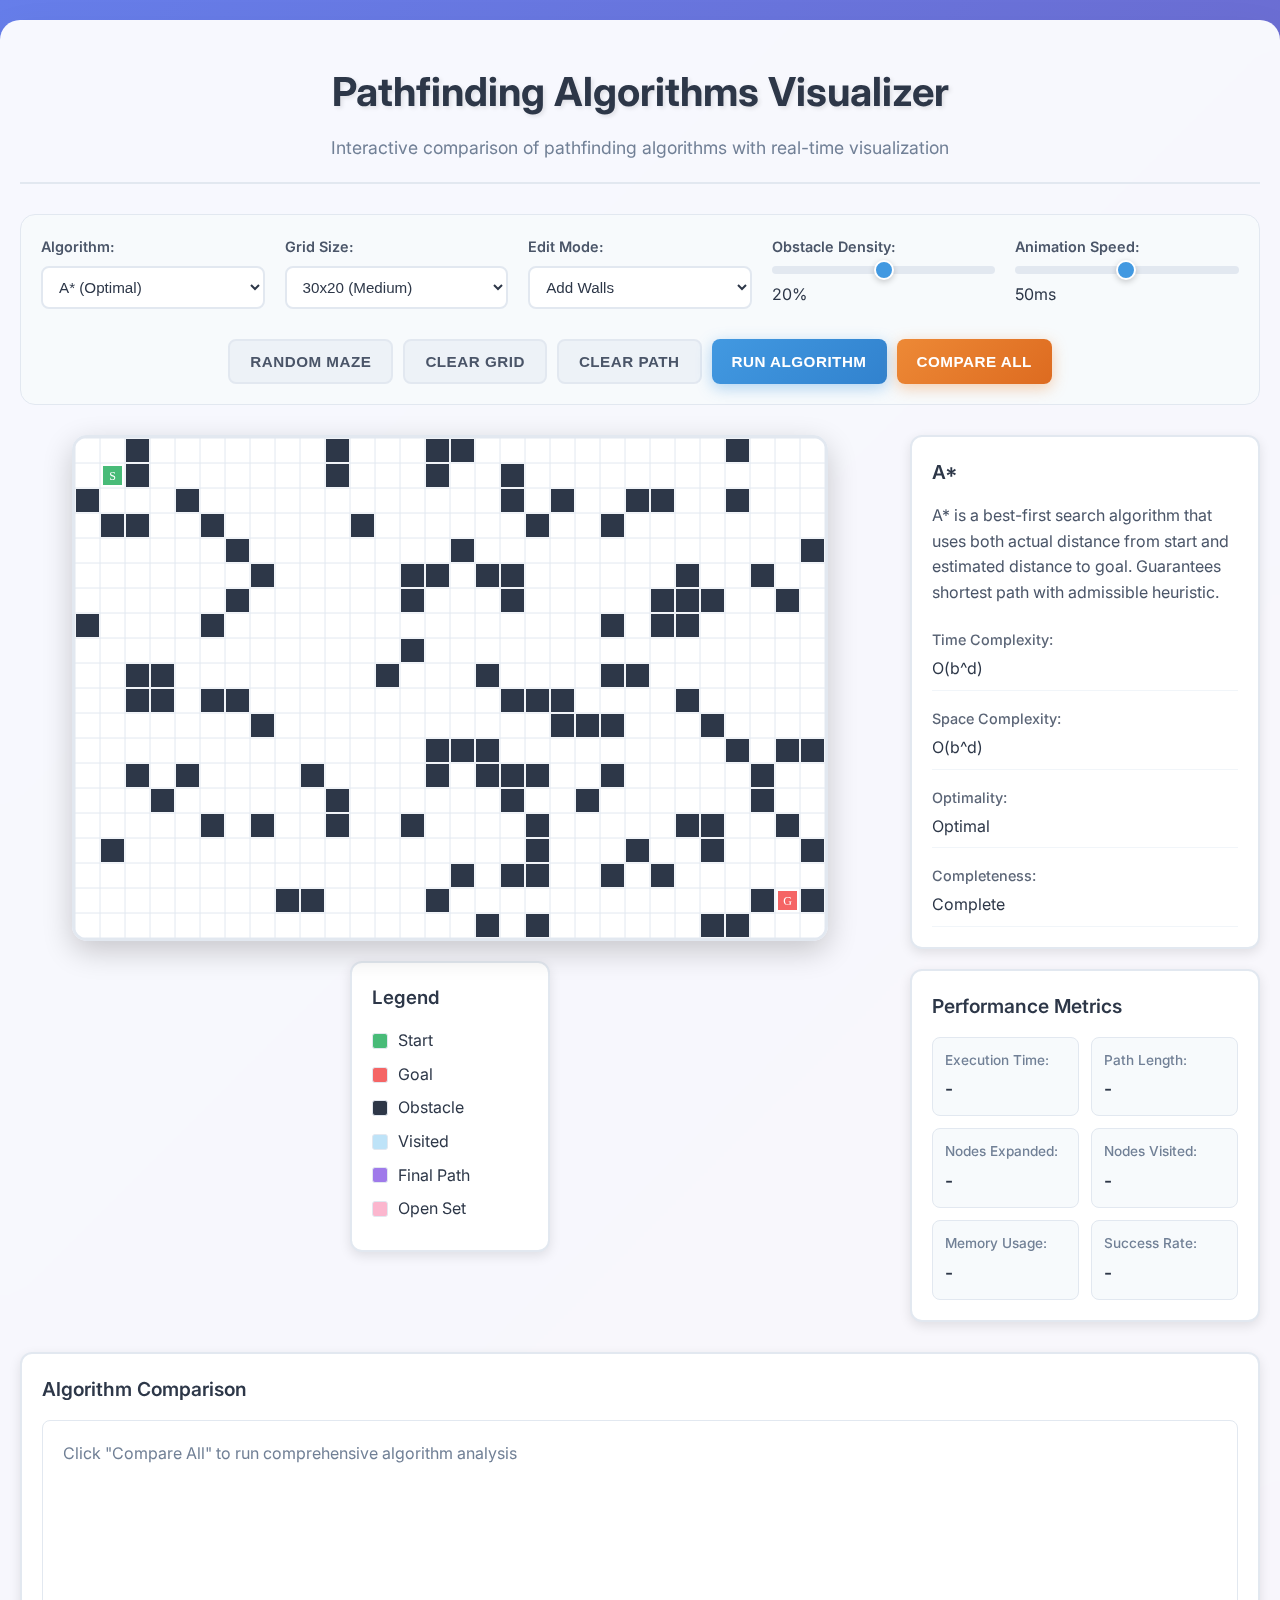
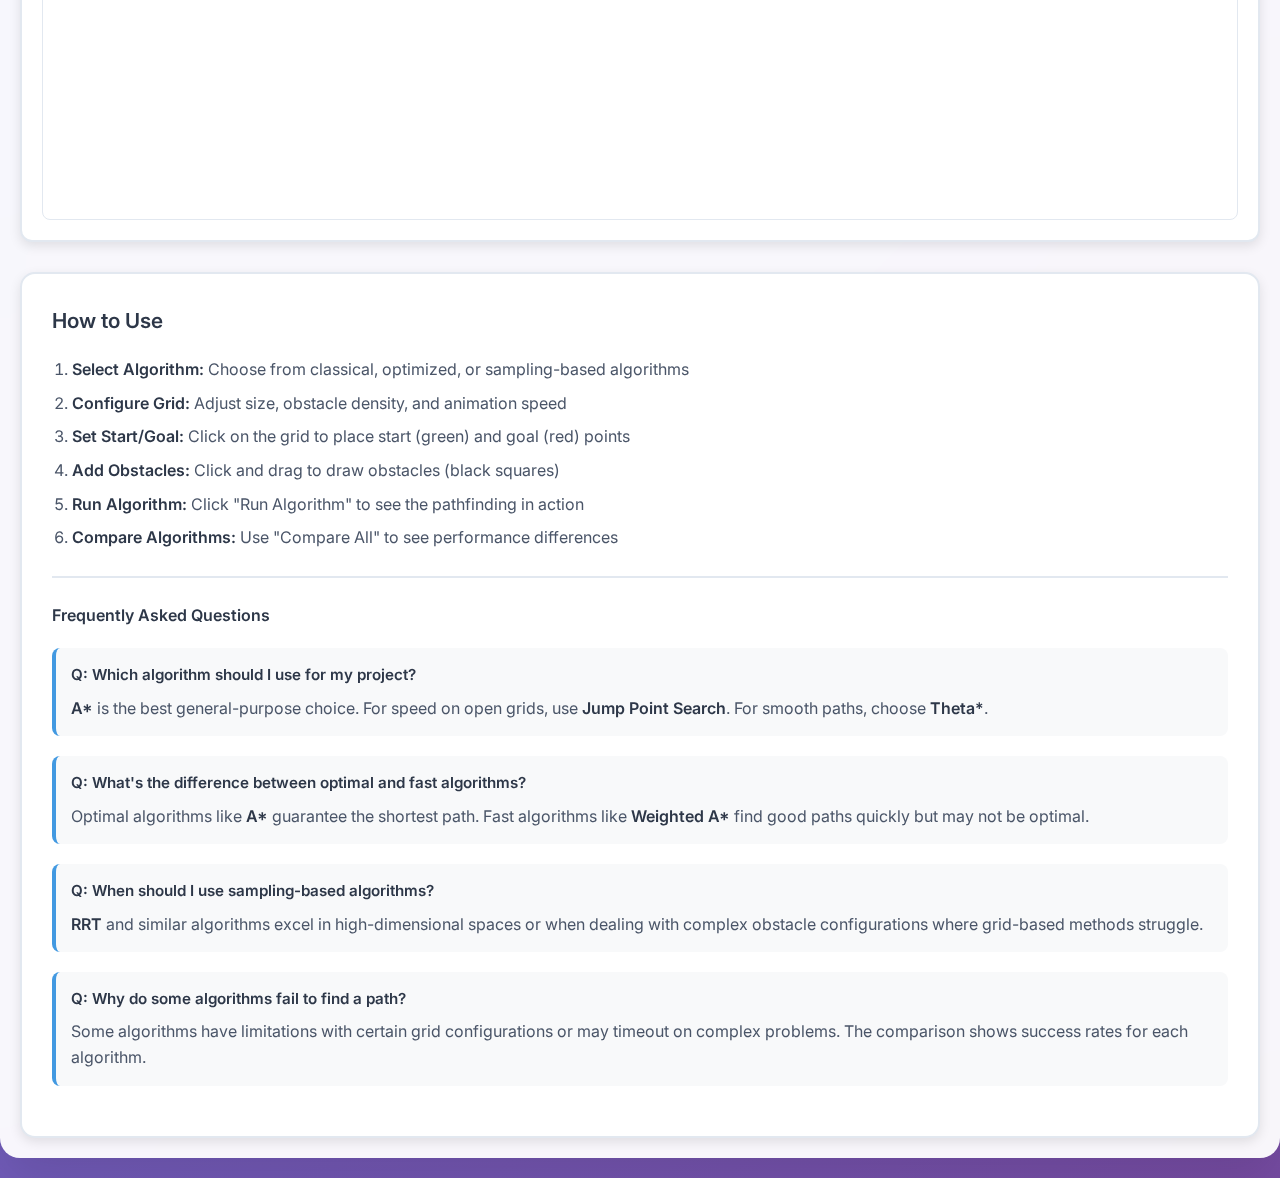
<file: index.html>
<!DOCTYPE html>
<html lang="en">
<head>
    <meta charset="UTF-8">
    <meta name="viewport" content="width=device-width, initial-scale=1.0">
    <title>Pathfinding Algorithms Visualizer</title>
    <link rel="icon" type="image/x-icon" href="web/static/favicon.ico">
    <link rel="shortcut icon" href="web/static/favicon.ico">
    <link rel="stylesheet" href="web/static/style.css">
    <link href="https://fonts.googleapis.com/css2?family=Inter:wght@300;400;500;600;700&display=swap" rel="stylesheet">
</head>
<body>
    <div class="container">
        <!-- Header -->
        <header class="header">
            <h1>Pathfinding Algorithms Visualizer</h1>
            <p>Interactive comparison of pathfinding algorithms with real-time visualization</p>
        </header>

        <!-- Control Panel -->
        <div class="control-panel">
            <div class="control-group">
                <label for="algorithm-select">Algorithm:</label>
                <select id="algorithm-select" class="select">
                    <!-- Basic Algorithms -->
                    <optgroup label="Basic Algorithms">
                        <option value="astar">A* (Optimal)</option>
                        <option value="weighted_astar">Weighted A* (Fast)</option>
                        <option value="dijkstra">Dijkstra (Uniform Cost)</option>
                        <option value="bfs">Breadth-First Search</option>
                        <option value="dfs">Depth-First Search</option>
                    </optgroup>
                    
                    <!-- Advanced Algorithms -->
                    <optgroup label="Advanced Algorithms">
                        <option value="theta_star">Theta* (Any-Angle)</option>
                        <option value="jps">Jump Point Search (Optimized)</option>
                        <option value="ida_star">IDA* (Memory Efficient)</option>
                        <option value="rrt">RRT (Sampling-Based)</option>
                        <option value="lpa_star">LPA* (Lifelong Planning)</option>
                    </optgroup>
                    
                    <!-- D* Algorithm Family -->
                    <optgroup label="D* Algorithm Family">
                        <option value="d_star_lite">D*-Lite (Dynamic)</option>
                        <option value="field_d_star">Field D* (Interpolated)</option>
                        <option value="mtd_star_lite">MTD*-Lite (Multi-Target)</option>
                        <option value="anytime_d_star">Anytime D* (Bounded Suboptimal)</option>
                    </optgroup>
                    
                    <!-- Other Advanced -->
                    <optgroup label="Other Advanced">
                        <option value="incremental_phi_star">Incremental Phi*</option>
                        <option value="gaa_star">GAA* (Generalized Adaptive)</option>
                        <option value="anytime_a_star">Anytime A*</option>
                    </optgroup>
                </select>
            </div>

            <div class="control-group">
                <label for="grid-size">Grid Size:</label>
                <select id="grid-size" class="select">
                    <option value="15x10">15x10 (Small)</option>
                    <option value="20x15">20x15 (Small-Medium)</option>
                    <option value="30x20" selected>30x20 (Medium)</option>
                    <option value="40x25">40x25 (Large)</option>
                    <option value="50x30">50x30 (Extra Large)</option>
                    <option value="25">25x25 (Square)</option>
                    <option value="35">35x35 (Square Large)</option>
                </select>
            </div>

            <div class="control-group">
                <label for="edit-mode">Edit Mode:</label>
                <select id="edit-mode" class="select">
                    <option value="wall" selected>Add Walls</option>
                    <option value="erase">Erase Walls</option>
                    <option value="start">Place Start</option>
                    <option value="goal">Place Goal</option>
                </select>
            </div>

            <div class="control-group">
                <label for="obstacle-density">Obstacle Density:</label>
                <input type="range" id="obstacle-density" min="0" max="40" value="20" class="slider">
                <span id="density-value">20%</span>
            </div>

            <div class="control-group">
                <label for="animation-speed">Animation Speed:</label>
                <input type="range" id="animation-speed" min="1" max="100" value="50" class="slider">
                <span id="speed-value">50ms</span>
            </div>

            <div class="button-group">
                <button id="generate-maze" class="btn btn-secondary">Random Maze</button>
                <button id="clear-grid" class="btn btn-secondary">Clear Grid</button>
                <button id="clear-path" class="btn btn-secondary">Clear Path</button>
                <button id="run-algorithm" class="btn btn-primary">Run Algorithm</button>
                <button id="compare-algorithms" class="btn btn-accent">Compare All</button>
            </div>

        </div>

        <!-- Main Content -->
        <div class="main-content">
            <!-- Visualization Area -->
            <div class="visualization-area">
                <div class="grid-container">
                    <canvas id="pathfinding-canvas" width="600" height="600"></canvas>
                    <div id="grid-overlay" class="grid-overlay"></div>
                </div>
                
                <!-- Legend -->
                <div class="legend">
                    <h3>Legend</h3>
                    <div class="legend-item">
                        <div class="legend-color start"></div>
                        <span>Start</span>
                    </div>
                    <div class="legend-item">
                        <div class="legend-color goal"></div>
                        <span>Goal</span>
                    </div>
                    <div class="legend-item">
                        <div class="legend-color obstacle"></div>
                        <span>Obstacle</span>
                    </div>
                    <div class="legend-item">
                        <div class="legend-color visited"></div>
                        <span>Visited</span>
                    </div>
                    <div class="legend-item">
                        <div class="legend-color path"></div>
                        <span>Final Path</span>
                    </div>
                    <div class="legend-item">
                        <div class="legend-color open"></div>
                        <span>Open Set</span>
                    </div>
                </div>
            </div>

            <!-- Algorithm Information -->
            <div class="info-panel">
                <div class="algorithm-info">
                    <h3 id="algorithm-title">A* Algorithm</h3>
                    <div id="algorithm-description" class="algorithm-description">
                        Best-first search using heuristics for optimal pathfinding. 
                        Guarantees shortest path with admissible heuristic.
                    </div>
                    
                    <div class="algorithm-stats">
                        <div class="stat-item">
                            <span class="stat-label">Time Complexity:</span>
                            <span id="time-complexity">O(b^d)</span>
                        </div>
                        <div class="stat-item">
                            <span class="stat-label">Space Complexity:</span>
                            <span id="space-complexity">O(b^d)</span>
                        </div>
                        <div class="stat-item">
                            <span class="stat-label">Optimality:</span>
                            <span id="optimality">Optimal</span>
                        </div>
                        <div class="stat-item">
                            <span class="stat-label">Completeness:</span>
                            <span id="completeness">Complete</span>
                        </div>
                    </div>
                </div>

                <!-- Performance Metrics -->
                <div class="performance-metrics">
                    <h3>Performance Metrics</h3>
                    <div class="metrics-grid">
                        <div class="metric">
                            <span class="metric-label">Execution Time:</span>
                            <span id="execution-time">-</span>
                        </div>
                        <div class="metric">
                            <span class="metric-label">Path Length:</span>
                            <span id="path-length">-</span>
                        </div>
                        <div class="metric">
                            <span class="metric-label">Nodes Expanded:</span>
                            <span id="nodes-expanded">-</span>
                        </div>
                        <div class="metric">
                            <span class="metric-label">Nodes Visited:</span>
                            <span id="nodes-visited">-</span>
                        </div>
                        <div class="metric">
                            <span class="metric-label">Memory Usage:</span>
                            <span id="memory-usage">-</span>
                        </div>
                        <div class="metric">
                            <span class="metric-label">Success Rate:</span>
                            <span id="success-rate">-</span>
                        </div>
                    </div>
                </div>

            </div>
        </div>

        <!-- Full-Width Comparison Section -->
        <div class="comparison-section">
            <div class="comparison-chart">
                <h3>Algorithm Comparison</h3>
                <div id="comparison-chart" class="comparison-results-container">
                    <p>Click "Compare All" to run comprehensive algorithm analysis</p>
                </div>
            </div>
        </div>

        <!-- Comparison Modal -->
        <div id="comparison-modal" class="modal">
            <div class="modal-content">
                <div class="modal-header">
                    <h2>Algorithm Comparison Results</h2>
                    <button id="close-modal" class="close-btn">&times;</button>
                </div>
                <div class="modal-body">
                    <div class="comparison-results">
                        <table id="comparison-table" class="comparison-table">
                            <thead>
                                <tr>
                                    <th>Algorithm</th>
                                    <th>Time (ms)</th>
                                    <th>Path Length</th>
                                    <th>Nodes Expanded</th>
                                    <th>Success</th>
                                    <th>Rating</th>
                                </tr>
                            </thead>
                            <tbody id="comparison-table-body">
                            </tbody>
                        </table>
                    </div>
                </div>
            </div>
        </div>

        <!-- Instructions -->
        <div class="instructions">
            <h3>How to Use</h3>
            <ol>
                <li><strong>Select Algorithm:</strong> Choose from classical, optimized, or sampling-based algorithms</li>
                <li><strong>Configure Grid:</strong> Adjust size, obstacle density, and animation speed</li>
                <li><strong>Set Start/Goal:</strong> Click on the grid to place start (green) and goal (red) points</li>
                <li><strong>Add Obstacles:</strong> Click and drag to draw obstacles (black squares)</li>
                <li><strong>Run Algorithm:</strong> Click "Run Algorithm" to see the pathfinding in action</li>
                <li><strong>Compare Algorithms:</strong> Use "Compare All" to see performance differences</li>
            </ol>
            
            <div class="faqs">
                <h4>Frequently Asked Questions</h4>
                <div class="faq-item">
                    <h5>Q: Which algorithm should I use for my project?</h5>
                    <p><strong>A*</strong> is the best general-purpose choice. For speed on open grids, use <strong>Jump Point Search</strong>. For smooth paths, choose <strong>Theta*</strong>.</p>
                </div>
                <div class="faq-item">
                    <h5>Q: What's the difference between optimal and fast algorithms?</h5>
                    <p>Optimal algorithms like <strong>A*</strong> guarantee the shortest path. Fast algorithms like <strong>Weighted A*</strong> find good paths quickly but may not be optimal.</p>
                </div>
                <div class="faq-item">
                    <h5>Q: When should I use sampling-based algorithms?</h5>
                    <p><strong>RRT</strong> and similar algorithms excel in high-dimensional spaces or when dealing with complex obstacle configurations where grid-based methods struggle.</p>
                </div>
                <div class="faq-item">
                    <h5>Q: Why do some algorithms fail to find a path?</h5>
                    <p>Some algorithms have limitations with certain grid configurations or may timeout on complex problems. The comparison shows success rates for each algorithm.</p>
                </div>
            </div>
        </div>
    </div>

    <!-- Scripts -->
    <script src="web/static/script.js"></script>
</body>
</html>
</file>
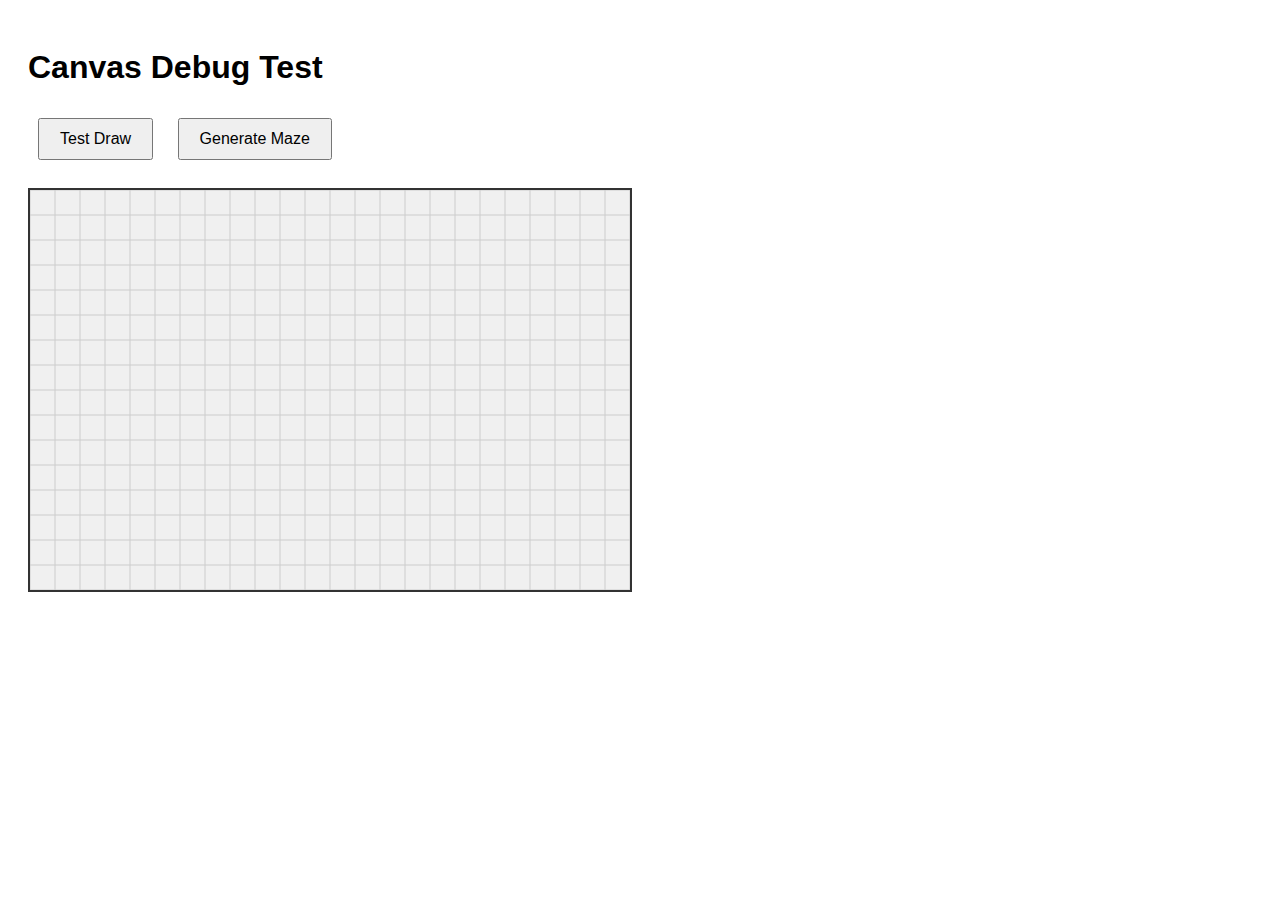
<file: web/debug_canvas.html>
<!DOCTYPE html>
<html lang="en">
<head>
    <meta charset="UTF-8">
    <meta name="viewport" content="width=device-width, initial-scale=1.0">
    <title>Debug Canvas Test</title>
    <style>
        body {
            padding: 20px;
            font-family: Arial, sans-serif;
        }
        canvas {
            border: 2px solid #333;
            background-color: #f0f0f0;
        }
        button {
            margin: 10px;
            padding: 10px 20px;
            font-size: 16px;
        }
    </style>
</head>
<body>
    <h1>Canvas Debug Test</h1>
    <button id="test-draw">Test Draw</button>
    <button id="generate-maze">Generate Maze</button>
    <br><br>
    <canvas id="pathfinding-canvas" width="600" height="400"></canvas>
    
    <script>
        class SimpleVisualizer {
            constructor() {
                console.log('Initializing SimpleVisualizer');
                this.canvas = document.getElementById('pathfinding-canvas');
                if (!this.canvas) {
                    console.error('Canvas not found!');
                    return;
                }
                
                this.ctx = this.canvas.getContext('2d');
                if (!this.ctx) {
                    console.error('Canvas context not available!');
                    return;
                }
                
                this.gridWidth = 24;
                this.gridHeight = 16;
                this.cellSize = 25;
                
                // Initialize grid
                this.initializeGrid();
                this.setupEventListeners();
                this.render();
                
                console.log('SimpleVisualizer initialized successfully');
            }
            
            initializeGrid() {
                this.grid = [];
                for (let y = 0; y < this.gridHeight; y++) {
                    this.grid[y] = [];
                    for (let x = 0; x < this.gridWidth; x++) {
                        this.grid[y][x] = {
                            x: x,
                            y: y,
                            isObstacle: false
                        };
                    }
                }
            }
            
            setupEventListeners() {
                document.getElementById('test-draw').addEventListener('click', () => {
                    console.log('Test draw clicked');
                    this.testDraw();
                });
                
                document.getElementById('generate-maze').addEventListener('click', () => {
                    console.log('Generate maze clicked');
                    this.generateMaze();
                });
            }
            
            testDraw() {
                this.ctx.fillStyle = '#ff0000';
                this.ctx.fillRect(10, 10, 100, 100);
                console.log('Drew red rectangle');
            }
            
            generateMaze() {
                console.log('Generating maze...');
                
                // Clear grid
                for (let y = 0; y < this.gridHeight; y++) {
                    for (let x = 0; x < this.gridWidth; x++) {
                        this.grid[y][x].isObstacle = false;
                    }
                }
                
                // Add random obstacles
                for (let y = 0; y < this.gridHeight; y++) {
                    for (let x = 0; x < this.gridWidth; x++) {
                        if (Math.random() < 0.3) {
                            this.grid[y][x].isObstacle = true;
                        }
                    }
                }
                
                console.log('Maze generated, rendering...');
                this.render();
            }
            
            render() {
                console.log('Rendering...');
                
                // Clear canvas
                this.ctx.clearRect(0, 0, this.canvas.width, this.canvas.height);
                
                // Draw grid
                this.ctx.strokeStyle = '#ccc';
                this.ctx.lineWidth = 1;
                
                for (let x = 0; x <= this.gridWidth; x++) {
                    this.ctx.beginPath();
                    this.ctx.moveTo(x * this.cellSize, 0);
                    this.ctx.lineTo(x * this.cellSize, this.gridHeight * this.cellSize);
                    this.ctx.stroke();
                }
                
                for (let y = 0; y <= this.gridHeight; y++) {
                    this.ctx.beginPath();
                    this.ctx.moveTo(0, y * this.cellSize);
                    this.ctx.lineTo(this.gridWidth * this.cellSize, y * this.cellSize);
                    this.ctx.stroke();
                }
                
                // Draw cells
                for (let y = 0; y < this.gridHeight; y++) {
                    for (let x = 0; x < this.gridWidth; x++) {
                        const cell = this.grid[y][x];
                        const cellX = x * this.cellSize;
                        const cellY = y * this.cellSize;
                        
                        if (cell.isObstacle) {
                            this.ctx.fillStyle = '#333';
                            this.ctx.fillRect(cellX + 1, cellY + 1, this.cellSize - 2, this.cellSize - 2);
                        }
                    }
                }
                
                console.log('Rendering complete');
            }
        }
        
        document.addEventListener('DOMContentLoaded', () => {
            console.log('DOM loaded, creating visualizer');
            new SimpleVisualizer();
        });
    </script>
</body>
</html>
</file>
<file: web/static/style.css>
/* Reset and Base Styles */
* {
    margin: 0;
    padding: 0;
    box-sizing: border-box;
}

body {
    font-family: 'Inter', -apple-system, BlinkMacSystemFont, sans-serif;
    line-height: 1.6;
    color: #2d3748;
    background: linear-gradient(135deg, #667eea 0%, #764ba2 100%);
    min-height: 100vh;
}

.container {
    max-width: 1400px;
    margin: 0 auto;
    padding: 20px;
    background: rgba(255, 255, 255, 0.95);
    border-radius: 20px;
    margin-top: 20px;
    margin-bottom: 20px;
    box-shadow: 0 25px 50px rgba(0, 0, 0, 0.1);
    backdrop-filter: blur(10px);
}

/* Header */
.header {
    text-align: center;
    margin-bottom: 30px;
    padding: 20px 0;
    border-bottom: 2px solid #e2e8f0;
}

.header h1 {
    font-size: 2.5rem;
    font-weight: 700;
    color: #2d3748;
    margin-bottom: 10px;
    text-shadow: 2px 2px 4px rgba(0, 0, 0, 0.1);
}

.header p {
    font-size: 1.1rem;
    color: #718096;
    font-weight: 400;
}

/* Control Panel */
.control-panel {
    display: grid;
    grid-template-columns: repeat(auto-fit, minmax(200px, 1fr));
    gap: 20px;
    margin-bottom: 30px;
    padding: 20px;
    background: #f7fafc;
    border-radius: 15px;
    border: 1px solid #e2e8f0;
}

.control-group {
    display: flex;
    flex-direction: column;
    gap: 8px;
}

.control-group label {
    font-weight: 600;
    color: #4a5568;
    font-size: 0.9rem;
}

.select {
    padding: 10px 12px;
    border: 2px solid #e2e8f0;
    border-radius: 8px;
    background: white;
    font-size: 0.95rem;
    color: #2d3748;
    cursor: pointer;
    transition: all 0.2s ease;
}

.select:hover {
    border-color: #cbd5e0;
}

.select:focus {
    outline: none;
    border-color: #4299e1;
    box-shadow: 0 0 0 3px rgba(66, 153, 225, 0.1);
}

.slider {
    -webkit-appearance: none;
    appearance: none;
    height: 8px;
    border-radius: 5px;
    background: #e2e8f0;
    outline: none;
    cursor: pointer;
    transition: background 0.2s;
}

.slider::-webkit-slider-thumb {
    -webkit-appearance: none;
    appearance: none;
    width: 20px;
    height: 20px;
    border-radius: 50%;
    background: #4299e1;
    cursor: pointer;
    border: 2px solid white;
    box-shadow: 0 2px 6px rgba(0, 0, 0, 0.2);
}

.slider::-moz-range-thumb {
    width: 20px;
    height: 20px;
    border-radius: 50%;
    background: #4299e1;
    cursor: pointer;
    border: 2px solid white;
    box-shadow: 0 2px 6px rgba(0, 0, 0, 0.2);
}

/* Buttons */
.button-group {
    grid-column: 1 / -1;
    display: flex;
    gap: 10px;
    flex-wrap: wrap;
    justify-content: center;
    margin-top: 10px;
}

.btn {
    padding: 12px 20px;
    border: none;
    border-radius: 8px;
    font-size: 0.95rem;
    font-weight: 600;
    cursor: pointer;
    transition: all 0.2s ease;
    text-transform: uppercase;
    letter-spacing: 0.5px;
}

.btn-primary {
    background: linear-gradient(135deg, #4299e1, #3182ce);
    color: white;
    box-shadow: 0 4px 15px rgba(66, 153, 225, 0.4);
}

.btn-primary:hover {
    transform: translateY(-2px);
    box-shadow: 0 6px 20px rgba(66, 153, 225, 0.6);
}

.btn-secondary {
    background: #edf2f7;
    color: #4a5568;
    border: 2px solid #e2e8f0;
}

.btn-secondary:hover {
    background: #e2e8f0;
    border-color: #cbd5e0;
}

.btn-accent {
    background: linear-gradient(135deg, #ed8936, #dd6b20);
    color: white;
    box-shadow: 0 4px 15px rgba(237, 137, 54, 0.4);
}

.btn-accent:hover {
    transform: translateY(-2px);
    box-shadow: 0 6px 20px rgba(237, 137, 54, 0.6);
}

.btn:disabled {
    opacity: 0.6;
    cursor: not-allowed;
    transform: none !important;
    box-shadow: none !important;
}

/* Main Content */
.main-content {
    display: grid;
    grid-template-columns: 1fr 350px;
    gap: 30px;
    margin-bottom: 30px;
}

.visualization-area {
    display: flex;
    flex-direction: column;
    align-items: center;
    gap: 20px;
}

.grid-container {
    position: relative;
    border-radius: 15px;
    overflow: hidden;
    box-shadow: 0 10px 30px rgba(0, 0, 0, 0.2);
    border: 3px solid #e2e8f0;
}

#pathfinding-canvas {
    display: block;
    background: white;
    cursor: crosshair;
}

.grid-overlay {
    position: absolute;
    top: 0;
    left: 0;
    pointer-events: none;
    width: 100%;
    height: 100%;
}

/* Legend */
.legend {
    background: white;
    padding: 20px;
    border-radius: 12px;
    border: 2px solid #e2e8f0;
    box-shadow: 0 4px 12px rgba(0, 0, 0, 0.1);
    min-width: 200px;
}

.legend h3 {
    margin-bottom: 15px;
    color: #2d3748;
    font-weight: 600;
}

.legend-item {
    display: flex;
    align-items: center;
    gap: 10px;
    margin-bottom: 8px;
}

.legend-color {
    width: 16px;
    height: 16px;
    border-radius: 3px;
    border: 1px solid #e2e8f0;
}

.legend-color.start { background: #48bb78; }
.legend-color.goal { background: #f56565; }
.legend-color.obstacle { background: #2d3748; }
.legend-color.visited { background: #bee3f8; }
.legend-color.path { background: #9f7aea; }
.legend-color.open { background: #fbb6ce; }

/* Info Panel */
.info-panel {
    display: flex;
    flex-direction: column;
    gap: 20px;
}

.algorithm-info, .performance-metrics, .comparison-chart {
    background: white;
    padding: 20px;
    border-radius: 12px;
    border: 2px solid #e2e8f0;
    box-shadow: 0 4px 12px rgba(0, 0, 0, 0.1);
}

.algorithm-info h3, .performance-metrics h3, .comparison-chart h3 {
    margin-bottom: 15px;
    color: #2d3748;
    font-weight: 600;
    font-size: 1.2rem;
}

.algorithm-description {
    color: #4a5568;
    margin-bottom: 15px;
    line-height: 1.6;
}

.algorithm-stats {
    display: grid;
    gap: 8px;
}

.stat-item {
    display: flex;
    justify-content: space-between;
    padding: 8px 0;
    border-bottom: 1px solid #f1f5f9;
}

.stat-label {
    font-weight: 500;
    color: #4a5568;
}

/* Performance Metrics */
.metrics-grid {
    display: grid;
    grid-template-columns: 1fr 1fr;
    gap: 12px;
}

.metric {
    display: flex;
    flex-direction: column;
    gap: 4px;
    padding: 12px;
    background: #f7fafc;
    border-radius: 8px;
    border: 1px solid #e2e8f0;
}

.metric-label {
    font-size: 0.85rem;
    color: #718096;
    font-weight: 500;
}

.metric span:last-child {
    font-weight: 600;
    color: #2d3748;
    font-size: 1.1rem;
}

/* Full-Width Comparison Section */
.comparison-section {
    margin: 30px 0;
    width: 100%;
}

.comparison-section .comparison-chart {
    width: 100%;
    max-width: none;
}

.comparison-section .comparison-results-container {
    min-height: 400px;
    max-height: 600px;
    overflow-y: auto;
}

/* Modal */
.modal {
    display: none;
    position: fixed;
    z-index: 1000;
    left: 0;
    top: 0;
    width: 100%;
    height: 100%;
    background: rgba(0, 0, 0, 0.5);
    backdrop-filter: blur(5px);
}

.modal-content {
    background: white;
    margin: 2% auto;
    padding: 0;
    border-radius: 15px;
    width: 90%;
    max-width: 1000px;
    max-height: 90vh;
    overflow: hidden;
    box-shadow: 0 25px 50px rgba(0, 0, 0, 0.3);
}

.modal-header {
    background: linear-gradient(135deg, #4299e1, #3182ce);
    color: white;
    padding: 20px 30px;
    display: flex;
    justify-content: space-between;
    align-items: center;
}

.modal-header h2 {
    margin: 0;
    font-weight: 600;
}

.close-btn {
    background: none;
    border: none;
    color: white;
    font-size: 2rem;
    cursor: pointer;
    padding: 0;
    width: 40px;
    height: 40px;
    display: flex;
    align-items: center;
    justify-content: center;
    border-radius: 50%;
    transition: background 0.2s;
}

.close-btn:hover {
    background: rgba(255, 255, 255, 0.2);
}

.modal-body {
    padding: 30px;
    max-height: calc(90vh - 100px);
    overflow-y: auto;
}

/* Comparison Table */
.comparison-table {
    width: 100%;
    border-collapse: collapse;
    margin-bottom: 30px;
    border-radius: 8px;
    overflow: hidden;
    box-shadow: 0 4px 12px rgba(0, 0, 0, 0.1);
}

.comparison-table th {
    background: #f7fafc;
    padding: 15px;
    text-align: left;
    font-weight: 600;
    color: #2d3748;
    border-bottom: 2px solid #e2e8f0;
}

.comparison-table td {
    padding: 12px 15px;
    border-bottom: 1px solid #f1f5f9;
    color: #4a5568;
}

.comparison-table tr:hover {
    background: #f7fafc;
}

.comparison-table tr.success {
    background: #f0fff4;
}

.comparison-table tr.failed {
    background: #fef5e7;
}

/* Comparison Status and Category Badges */
.status-success {
    color: #38a169;
    font-weight: 600;
}

.status-failed {
    color: #e53e3e;
    font-weight: 600;
}

.category-badge {
    padding: 4px 8px;
    border-radius: 12px;
    font-size: 0.8em;
    font-weight: 500;
    color: white;
}

.category-badge.classic { background: #3182ce; }
.category-badge.anyangle { background: #9f7aea; }
.category-badge.optimized { background: #38a169; }
.category-badge.memoryefficient { background: #ed8936; }
.category-badge.sampling { background: #e53e3e; }
.category-badge.dynamic { background: #805ad5; }
.category-badge.adaptive { background: #d69e2e; }
.category-badge.anytime { background: #f56565; }

.optimal-yes {
    color: #38a169;
    font-weight: 600;
}

.optimal-no {
    color: #718096;
}

.optimal-badge {
    color: #f6ad55;
    margin-left: 5px;
    font-size: 0.9em;
}

/* Ranking Badges */
.rank-badge {
    padding: 4px 8px;
    border-radius: 50%;
    color: white;
    font-weight: 700;
    font-size: 0.8em;
    min-width: 24px;
    text-align: center;
    display: inline-block;
}

.rank-1 { background: #ffd700; color: #2d3748; } /* Gold */
.rank-2 { background: #c0c0c0; color: #2d3748; } /* Silver */
.rank-3 { background: #cd7f32; color: white; } /* Bronze */

.rank-badge:not(.rank-1):not(.rank-2):not(.rank-3) {
    background: #e2e8f0;
    color: #4a5568;
}

.rank-failed {
    color: #a0aec0;
    font-weight: bold;
}

/* Progress Bar */
.comparison-progress {
    text-align: center;
    padding: 20px;
    background: #f7fafc;
    border-radius: 8px;
    border: 2px solid #e2e8f0;
}

.progress-bar {
    width: 100%;
    height: 20px;
    background: #e2e8f0;
    border-radius: 10px;
    margin: 15px 0;
    overflow: hidden;
}

.progress-fill {
    height: 100%;
    background: linear-gradient(90deg, #667eea 0%, #764ba2 100%);
    transition: width 0.3s ease;
    border-radius: 10px;
}

/* Comparison Overview */
.comparison-overview {
    background: linear-gradient(135deg, #667eea 0%, #764ba2 100%);
    color: white;
    padding: 20px;
    border-radius: 8px;
    margin-bottom: 20px;
}

.stats-summary {
    display: flex;
    justify-content: space-around;
    text-align: center;
}

.stat-item {
    display: flex;
    flex-direction: column;
    gap: 5px;
}

.stat-label {
    font-size: 0.9em;
    opacity: 0.9;
}

.stat-value {
    font-size: 1.2em;
    font-weight: 700;
}

/* Analysis Sections */
.comparison-analysis {
    display: grid;
    grid-template-columns: repeat(auto-fit, minmax(300px, 1fr));
    gap: 20px;
    margin-top: 20px;
}

.analysis-section {
    background: #f7fafc;
    padding: 20px;
    border-radius: 8px;
    border-left: 4px solid #667eea;
}

.analysis-section h4 {
    margin-bottom: 15px;
    color: #2d3748;
    font-size: 1.1em;
}

.analysis-section ul {
    list-style: none;
    padding: 0;
}

.analysis-section li {
    padding: 8px 0;
    border-bottom: 1px solid #e2e8f0;
}

.analysis-section li:last-child {
    border-bottom: none;
}

/* Comparison Results Container */
.comparison-results-container {
    min-height: 50px;
    padding: 20px;
    background: #f8f9fa;
    border-radius: 8px;
    border: 2px dashed #e2e8f0;
    color: #718096;
    text-align: center;
    font-style: italic;
}

.comparison-results-container:not(:empty) {
    background: white;
    border: 1px solid #e2e8f0;
    text-align: left;
    font-style: normal;
}

/* Inline Comparison Results */
.comparison-results-inline {
    margin-top: 20px;
}

.comparison-summary {
    background: #f7fafc;
    padding: 20px;
    border-radius: 8px;
    margin-top: 20px;
    border: 1px solid #e2e8f0;
}

.comparison-summary h4 {
    color: #2d3748;
    margin-bottom: 15px;
    font-weight: 600;
}

.comparison-summary ul {
    list-style: none;
    padding: 0;
}

.comparison-summary li {
    padding: 8px 0;
    color: #4a5568;
    border-bottom: 1px solid #e2e8f0;
}

.comparison-summary li:last-child {
    border-bottom: none;
}

/* Instructions */
.instructions {
    background: white;
    padding: 30px;
    border-radius: 15px;
    border: 2px solid #e2e8f0;
    box-shadow: 0 4px 12px rgba(0, 0, 0, 0.1);
}

.instructions h3 {
    color: #2d3748;
    margin-bottom: 20px;
    font-weight: 600;
    font-size: 1.3rem;
}

.instructions ol {
    margin-bottom: 25px;
    padding-left: 20px;
}

.instructions li {
    margin-bottom: 8px;
    color: #4a5568;
    line-height: 1.6;
}

.instructions strong {
    color: #2d3748;
    font-weight: 600;
}

.faqs {
    margin-top: 25px;
    padding-top: 25px;
    border-top: 2px solid #e2e8f0;
}

.faqs h4 {
    color: #2d3748;
    margin-bottom: 20px;
    font-weight: 600;
}

.faq-item {
    margin-bottom: 20px;
    padding: 15px;
    background: #f8f9fa;
    border-radius: 8px;
    border-left: 4px solid #4299e1;
}

.faq-item h5 {
    color: #2d3748;
    margin: 0 0 8px 0;
    font-weight: 600;
    font-size: 0.95rem;
}

.faq-item p {
    margin: 0;
    color: #4a5568;
    line-height: 1.6;
}

/* Responsive Design */
@media (max-width: 1200px) {
    .main-content {
        grid-template-columns: 1fr;
        gap: 20px;
    }
    
    .info-panel {
        order: -1;
    }
    
    .metrics-grid {
        grid-template-columns: repeat(3, 1fr);
    }
}

@media (max-width: 768px) {
    .container {
        margin: 10px;
        padding: 15px;
    }
    
    .header h1 {
        font-size: 2rem;
    }
    
    .control-panel {
        grid-template-columns: 1fr;
        gap: 15px;
    }
    
    .button-group {
        flex-direction: column;
    }
    
    .btn {
        width: 100%;
    }
    
    .metrics-grid {
        grid-template-columns: 1fr;
    }
    
    #pathfinding-canvas {
        width: 100%;
        height: auto;
    }
}

/* Animation Classes */
@keyframes pulse {
    0% { transform: scale(1); }
    50% { transform: scale(1.05); }
    100% { transform: scale(1); }
}

.pulse {
    animation: pulse 0.5s ease-in-out;
}

@keyframes fadeIn {
    from { opacity: 0; transform: translateY(20px); }
    to { opacity: 1; transform: translateY(0); }
}

.fade-in {
    animation: fadeIn 0.3s ease-out;
}

/* Loading States */
.loading {
    position: relative;
    overflow: hidden;
}

.loading::after {
    content: '';
    position: absolute;
    top: 0;
    left: -100%;
    width: 100%;
    height: 100%;
    background: linear-gradient(90deg, transparent, rgba(255, 255, 255, 0.4), transparent);
    animation: loading 1.5s infinite;
}

@keyframes loading {
    0% { left: -100%; }
    100% { left: 100%; }
}

/* Custom Scrollbar */
::-webkit-scrollbar {
    width: 8px;
}

::-webkit-scrollbar-track {
    background: #f1f5f9;
    border-radius: 4px;
}

::-webkit-scrollbar-thumb {
    background: #cbd5e0;
    border-radius: 4px;
}

::-webkit-scrollbar-thumb:hover {
    background: #a0aec0;
}
</file>
